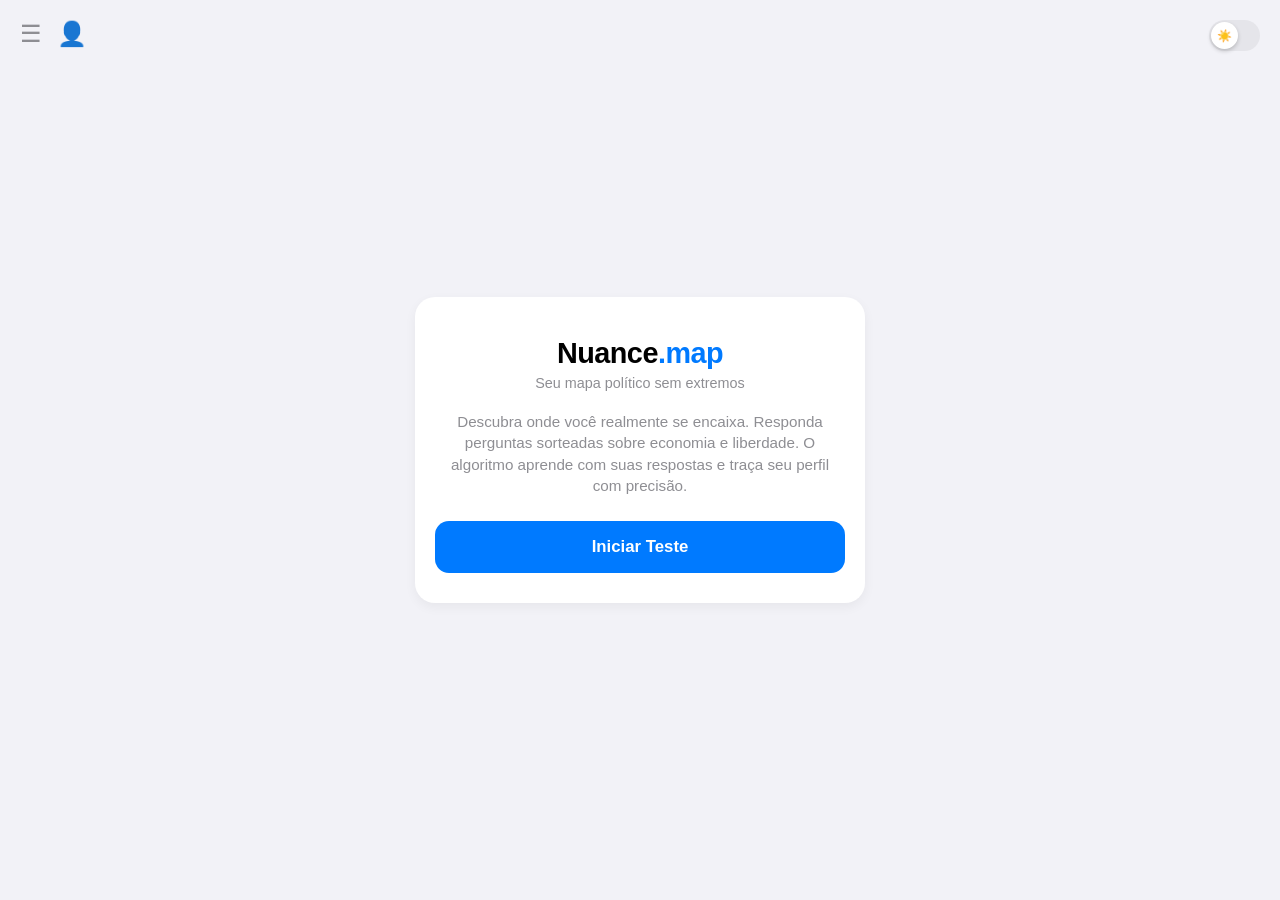
<file: index.html>
<!DOCTYPE html>
<html lang="pt-BR">
<head>
    <meta charset="UTF-8">
    <meta name="viewport" content="width=device-width, initial-scale=1.0, maximum-scale=1.0, user-scalable=no">
    <title>Nuance.map</title>
    <!-- SDK do Supabase -->

    <link rel="manifest" href="manifest.json">
    <link rel="icon" type="image/png" href="icon-192.png">

    <link rel="stylesheet" href="style.css?v=2">
</head>
<body>

<div class="top-left-container">
    <button class="icon-btn hidden" id="btn-home" onclick="irParaHome()">🏠</button>
    <button class="icon-btn" id="btn-sidebar" onclick="abrirSidebar()">☰</button>
    <button class="icon-btn" id="btn-login" onclick="abrirModalLogin()">👤</button>
</div>

<div class="theme-container">
    <label class="switch">
        <input type="checkbox" id="theme-switch" onchange="mudarTema(this.checked)">
        <span class="slider"></span>
    </label>
</div>

<div class="sidebar-overlay" id="sidebar-overlay" onclick="fecharSidebar()"></div>
<div class="sidebar" id="sidebar">
    <h2>Histórico de Testes</h2>
    <div id="user-status" class="stats-text" style="margin-bottom: 10px;"></div>
    <div class="history-list" id="history-list"></div>
    <button class="btn btn-danger" onclick="apagarHistorico()">Apagar Dados Locais</button>
    <button class="btn btn-no hidden" id="btn-logout" onclick="fazerLogout()" style="margin-top: 10px;">Sair da Conta</button>
</div>

<div class="container">
    <div id="screen-start">
        <h1>Nuance<span style="color: var(--primary);">.map</span></h1>
        <div class="subtitle">Seu mapa político sem extremos</div>
        <p class="desc">Descubra onde você realmente se encaixa. Responda perguntas sorteadas sobre economia e liberdade. O algoritmo aprende com suas respostas e traça seu perfil com precisão.</p>
        
        <div id="historico-info" class="stats-text hidden"></div>
        <button class="btn" onclick="iniciarTeste()">Iniciar Teste</button>
    </div>

    <div id="screen-tutorial" class="hidden">
        <div class="tutorial-box" id="tutorial-content"></div>
        <div class="tutorial-dots" id="tutorial-dots"></div>
        <button class="btn" id="btn-tutorial-next" onclick="proximoTutorial()">Próximo</button>
        <button class="btn btn-no" onclick="pularTutorial()" style="margin-top: 10px;">Pular Tutorial</button>
    </div>

    <div id="screen-quiz" class="hidden">
        <div class="quiz-header">
            <button class="top-btn" id="btn-voltar" style="visibility: hidden;" onclick="voltarPergunta()">← Voltar</button>
            <button class="top-btn" onclick="abrirComoAssim()">? Como assim?</button>
        </div>
        <div class="progress" id="progress-text">Pergunta 1 de 20</div>
        <div class="question-text" id="question-text"></div>
        
        <button class="btn" onclick="responder(1)">SIM</button>
        <button class="btn btn-inter hidden" id="btn-intermediario" onclick="responder(0.5)">OPÇÃO</button>
        <button class="btn btn-no" onclick="responder(0)">NÃO</button>
    </div>

    <div id="screen-result" class="hidden">
        <h1 style="font-size:1.5rem;" id="result-title">Seu Resultado</h1>
        <div class="result-badge" id="result-badge">Calculando...</div>
        <div class="user-title" id="user-title"></div>
        <div class="stats-text" id="stats-desc"></div>
        
        <canvas id="graphCanvas" width="400" height="400"></canvas>
        <canvas id="radarCanvas" width="400" height="400" style="margin-top: 10px;"></canvas>
        <canvas id="shareCanvas" width="1080" height="1920" style="display:none;"></canvas>
        
        <p class="desc" id="result-desc" style="margin-top: 15px;"></p>
        
        <button class="btn btn-share" onclick="compartilharResultado()">📥 Compartilhar / Salvar Imagem</button>
        <button class="btn" onclick="iniciarTeste()">Fazer Mais um Teste</button>
        <button class="btn btn-no" onclick="voltarMenu()" style="margin-top: 10px;">Voltar ao Menu Inicial</button>
    </div>
</div>

<div class="modal-overlay" id="modal" onclick="fecharFora(event)">
    <div class="modal-content">
        <div class="drag-handle"></div>
        <h3 id="modal-title">Título</h3>
        <p id="modal-desc">Explicação...</p>
        <button class="btn" onclick="fecharModal()">Entendi</button>
    </div>

<div class="version-tag">Nuance.map v0.2 (Beta)</div>
    
    <!-- TELA DE LOGIN -->
<div class="modal-overlay" id="modal-login" onclick="fecharForaLogin(event)">
    <div class="modal-content">
        <div class="drag-handle"></div>
        <h3>Entrar no Nuance.map</h3>
        <p style="text-align: center; margin-bottom: 15px; font-size: 0.85rem;">Salve seu histórico na nuvem com segurança.</p>
        
        <input type="email" id="login-email" class="input-email" placeholder="Seu e-mail">
        
        <button class="btn" onclick="fazerLoginMagicLink()">Enviar Link de Acesso</button>
        <button class="btn btn-no" onclick="fecharModalLogin()" style="margin-top: 10px;">Cancelar</button>
        
        <div id="login-msg" class="stats-text" style="text-align: center; margin-top: 15px; font-weight: bold;"></div>
    </div>
</div>
    <div class="version-tag">Nuance.map v0.2 (Beta)</div>
<script src="script.js?v=2"></script>

    <script>
  if ('serviceWorker' in navigator) {
    navigator.serviceWorker.register('service-worker.js')
      .then(() => console.log('Service Worker Registrado'))
      .catch(err => console.log('Erro no SW', err));
  }
</script>
    
</body>
</html>
</file>
<file: style.css>
:root {
    --bg-color: #F2F2F7; --card-bg: #FFFFFF; --text-main: #000000;
    --text-sec: #8E8E93; --primary: #007AFF; --primary-press: #0056b3;
    --btn-sec: #E5E5EA; --btn-sec-press: #D1D1D6; --border-color: #C6C6C8;
    --modal-bg: #FFFFFF; --keyword-color: #007AFF;
    --shadow: 0 4px 12px rgba(0,0,0,0.05); --danger: #FF3B30;
    --switch-bg: #E5E5EA; --switch-active: #34C759;
    --handle-color: #C6C6C8; --success: #34C759;
}
[data-theme="dark"] {
    --bg-color: #000000; --card-bg: #1C1C1E; --text-main: #FFFFFF;
    --text-sec: #EBEBF599; --primary: #0A84FF; --primary-press: #0060DF;
    --btn-sec: #2C2C2E; --btn-sec-press: #3A3A3C; --border-color: #38383A;
    --modal-bg: #1C1C1E; --keyword-color: #64D2FF;
    --shadow: 0 4px 12px rgba(0,0,0,0.3); --danger: #FF453A;
    --switch-bg: #39393D; --switch-active: #0A84FF;
    --handle-color: #48484A; --success: #30D158;
}

* { box-sizing: border-box; font-family: -apple-system, BlinkMacSystemFont, "Segoe UI", Roboto, Helvetica, Arial, sans-serif; -webkit-tap-highlight-color: transparent; }
body { background-color: var(--bg-color); color: var(--text-main); margin: 0; padding: 20px; display: flex; justify-content: center; align-items: center; min-height: 100vh; transition: background-color 0.3s, color 0.3s; }

.container { background: var(--card-bg); padding: 30px 20px; border-radius: 20px; box-shadow: var(--shadow); width: 100%; max-width: 450px; text-align: center; position: relative; transition: background-color 0.3s; }
.hidden { display: none !important; }

.top-left-container { position: fixed; top: 20px; left: 20px; z-index: 1000; display: flex; gap: 15px; }
.icon-btn { background: none; border: none; font-size: 1.5rem; cursor: pointer; color: var(--text-sec); padding: 0; display: flex; align-items: center; justify-content: center; transition: color 0.2s; }
.icon-btn:hover { color: var(--primary); }

.theme-container { position: fixed; top: 20px; right: 20px; z-index: 1000; }
.switch { position: relative; display: inline-block; width: 51px; height: 31px; }
.switch input { opacity: 0; width: 100%; height: 100%; position: absolute; z-index: 2; margin: 0; cursor: pointer; }
.slider { position: absolute; cursor: pointer; top: 0; left: 0; right: 0; bottom: 0; background-color: var(--switch-bg); transition: .4s; border-radius: 31px; }
.slider:before { position: absolute; content: "☀️"; display: flex; justify-content: center; align-items: center; font-size: 12px; height: 27px; width: 27px; left: 2px; bottom: 2px; background-color: white; transition: .4s; border-radius: 50%; box-shadow: 0 2px 4px rgba(0,0,0,0.2); }
input:checked + .slider { background-color: var(--switch-active); }
input:checked + .slider:before { transform: translateX(20px); content: "🌙"; background-color: #1C1C1E; }

h1 { font-size: 1.8rem; font-weight: 800; margin-bottom: 5px; letter-spacing: -0.5px; margin-top: 10px; }
.subtitle { font-size: 0.9rem; color: var(--text-sec); margin-bottom: 20px; font-weight: 500; }
p.desc { font-size: 0.95rem; color: var(--text-sec); margin-bottom: 25px; line-height: 1.4; }

.btn { background-color: var(--primary); color: white; border: none; padding: 16px; font-size: 1.05rem; font-weight: 600; border-radius: 14px; cursor: pointer; width: 100%; margin-top: 10px; transition: background 0.1s, transform 0.1s; display: block; }
.btn:active { background-color: var(--primary-press); transform: scale(0.98); }
.btn-no { background-color: var(--btn-sec); color: var(--text-main); }
.btn-no:active { background-color: var(--btn-sec-press); }
.btn-inter { background-color: transparent; color: var(--primary); border: 2px solid var(--primary); font-size: 0.95rem; padding: 12px; }
.btn-inter:active { background-color: var(--bg-color); }
.btn-share { background-color: var(--success); color: white; margin-bottom: 10px; }

.quiz-header { display: flex; justify-content: space-between; align-items: center; margin-bottom: 15px; height: 30px; }
.top-btn { background: none; border: none; color: var(--primary); font-size: 0.9rem; font-weight: 600; cursor: pointer; padding: 5px; }

.question-text { margin-bottom: 20px; min-height: 120px; display: flex; align-items: center; justify-content: center; padding: 10px 0; }
.text-content { font-size: 1.15rem; font-weight: 500; line-height: 1.5; text-align: center; display: block; width: 100%; }
.keyword { color: var(--keyword-color); border-bottom: 2px dotted var(--keyword-color); cursor: pointer; font-weight: 600; }

.progress { font-size: 0.8rem; color: var(--text-sec); margin-bottom: 15px; text-transform: uppercase; letter-spacing: 1px; font-weight: 600; }

.result-badge { display: inline-block; background-color: var(--primary); color: white; padding: 10px 25px; border-radius: 25px; font-weight: 700; font-size: 1.2rem; margin-bottom: 5px; }
.user-title { font-size: 1.1rem; font-weight: 800; color: var(--text-main); margin-bottom: 20px; font-style: italic; }
.stats-text { font-size: 0.8rem; color: var(--text-sec); margin-bottom: 20px; }

canvas { background-color: var(--card-bg); border: 1px solid var(--border-color); border-radius: 16px; margin: 10px 0; width: 100%; max-width: 350px; height: auto; aspect-ratio: 1 / 1; box-shadow: 0 4px 15px rgba(0,0,0,0.05); }

.tutorial-box { text-align: left; padding: 10px 0; }
.tutorial-icon { font-size: 3rem; text-align: center; margin-bottom: 15px; }
.tutorial-title { font-size: 1.2rem; font-weight: 700; text-align: center; margin-bottom: 10px; }
.tutorial-text { font-size: 1rem; color: var(--text-sec); line-height: 1.5; text-align: center; min-height: 80px; }
.tutorial-dots { display: flex; justify-content: center; gap: 8px; margin: 20px 0; }
.dot { width: 8px; height: 8px; border-radius: 50%; background-color: var(--border-color); transition: 0.3s; }
.dot.active { background-color: var(--primary); width: 20px; border-radius: 4px; }

.sidebar-overlay { position: fixed; top: 0; left: 0; right: 0; bottom: 0; background: rgba(0,0,0,0.5); z-index: 2001; display: none; opacity: 0; transition: opacity 0.3s; }
.sidebar-overlay.ativo { display: block; opacity: 1; }
.sidebar { position: fixed; top: 0; left: -300px; width: 280px; height: 100%; background: var(--card-bg); z-index: 2002; box-shadow: 4px 0 15px rgba(0,0,0,0.1); transition: left 0.3s; padding: 20px; display: flex; flex-direction: column; }
.sidebar.ativo { left: 0; }
.sidebar h2 { font-size: 1.3rem; margin-top: 10px; margin-bottom: 20px; border-bottom: 2px solid var(--border-color); padding-bottom: 10px; }
.history-list { flex: 1; overflow-y: auto; text-align: left; }
.history-item { background: var(--bg-color); padding: 15px; border-radius: 12px; margin-bottom: 10px; cursor: pointer; border: 1px solid var(--border-color); transition: transform 0.1s; }
.history-item:active { transform: scale(0.98); }
.history-item h4 { margin: 0 0 5px 0; font-size: 1rem; color: var(--primary); }
.history-item p { margin: 0; font-size: 0.8rem; color: var(--text-sec); }
.sidebar-empty { color: var(--text-sec); text-align: center; font-style: italic; margin-top: 20px; }
.btn-danger { background-color: var(--danger); color: white; margin-top: 20px; font-size: 0.9rem; padding: 10px; }

.modal-overlay { position: fixed; top: 0; left: 0; right: 0; bottom: 0; background: rgba(0,0,0,0.4); display: none; justify-content: center; align-items: center; z-index: 3000; padding: 20px; }
.modal-overlay.ativo { display: flex; animation: fadeInFundo 0.3s forwards; }
.modal-content { background: var(--modal-bg); padding: 20px 25px 25px 25px; border-radius: 24px; max-width: 350px; width: 100%; text-align: left; box-shadow: 0 15px 40px rgba(0,0,0,0.25); border: 1px solid var(--border-color); position: relative; }
.modal-overlay.ativo .modal-content { animation: springPopUp 0.4s forwards; }
.drag-handle { width: 36px; height: 5px; background-color: var(--handle-color); border-radius: 5px; margin: 0 auto 15px auto; }
.modal-content h3 { margin-top: 0; color: var(--text-main); font-size: 1.2rem; margin-bottom: 10px; text-align: center; }
.modal-content p { color: var(--text-main); font-size: 0.95rem; line-height: 1.5; margin-bottom: 20px; text-align: center; }

@keyframes fadeInFundo { from { background: rgba(0,0,0,0); } to { background: rgba(0,0,0,0.5); } }
@keyframes springPopUp { 0% { transform: scale(0.85); opacity: 0; } 100% { transform: scale(1); opacity: 1; } }

.version-tag {
    position: fixed;
    bottom: 15px; /* Fica a 15 pixels do fundo da tela */
    left: 0;
    width: 100%;
    text-align: center;
    color: var(--text-sec);
    font-size: 0.75rem;
    opacity: 0.6; /* Deixa a letra mais discretinha */
    font-weight: 500;
    letter-spacing: 0.5px;
    pointer-events: none; /* Impede que a tag atrapalhe cliques nos botões */
}

.input-email {
    width: 100%; padding: 14px; margin-bottom: 15px; border-radius: 10px;
    border: 1px solid var(--border-color); background: var(--bg-color);
    color: var(--text-main); font-size: 1rem;
}
</file>
